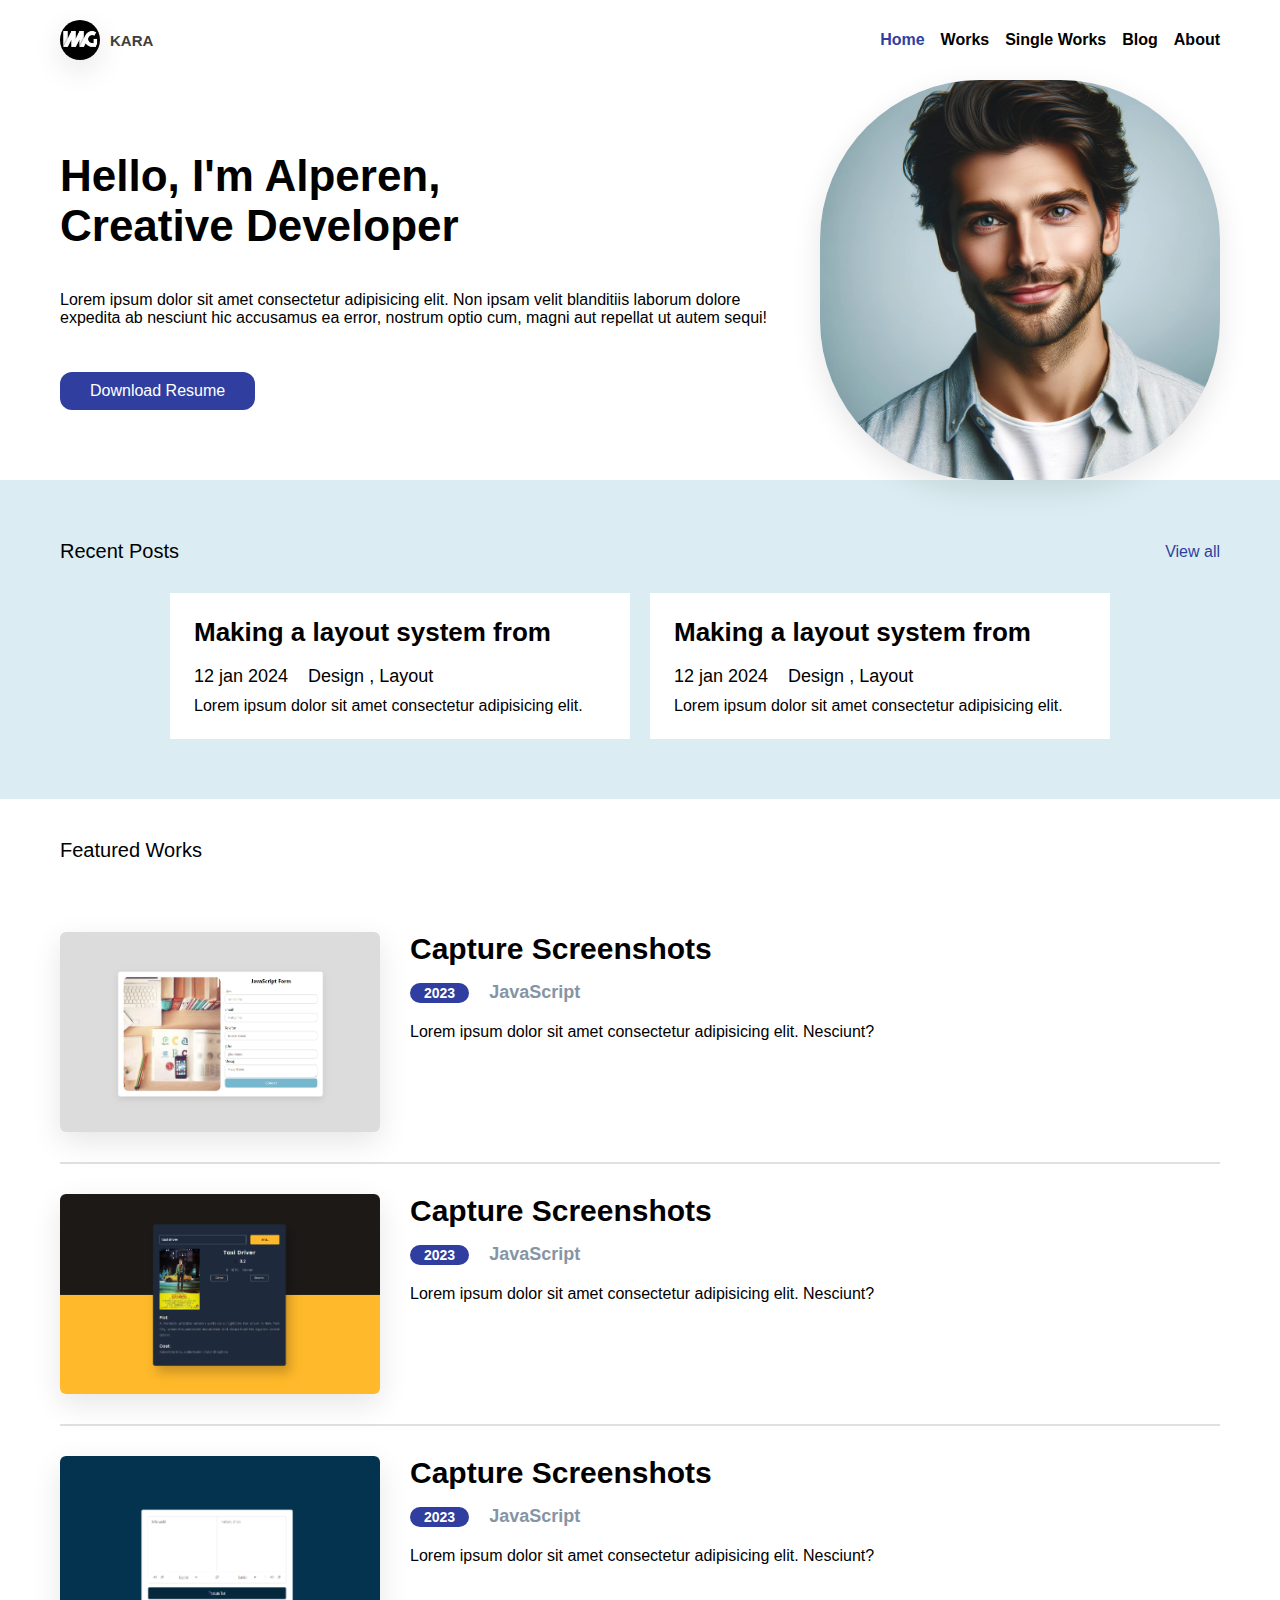
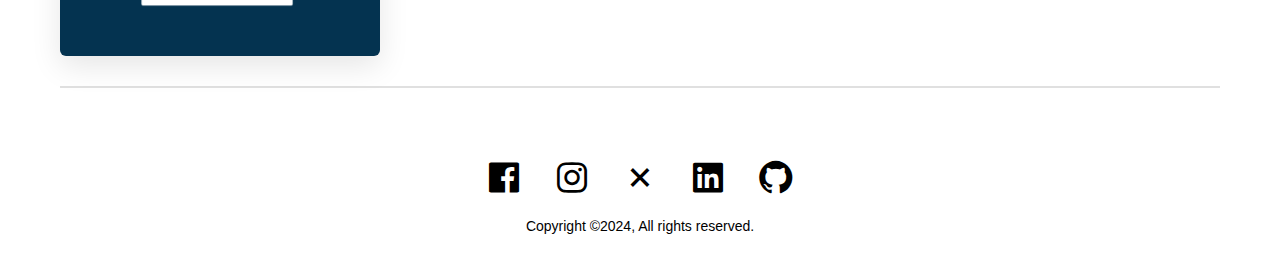
<file: index.html>
<!DOCTYPE html>
<html lang="en">
<head>
    <meta charset="UTF-8">
    <meta name="viewport" content="width=device-width, initial-scale=1.0">
    <link href='https://unpkg.com/boxicons@2.1.4/css/boxicons.min.css' rel='stylesheet'>
    <link rel="stylesheet" href="style.css">
    <title>Portfolio Website</title>
</head>
<body>
    


    <nav>
        <div class="logo">
            <img src="img/logo.jpg">
            <a href="#">KARA</a>
        </div>
        <div class="nav-links">
            <a class="selected" href="index.html">Home</a>
            <a href="works.html">Works</a>
            <a href="single-work.html">Single Works</a>
            <a href="blog.html">Blog</a>
            <a href="about.html">About</a>
        </div>
    </nav>

    <div class="main">
        <div class="info">
            <h1>Hello, I'm Alperen, <br>Creative Developer</h1>
            <p>Lorem ipsum dolor sit amet consectetur adipisicing elit. Non ipsam velit blanditiis laborum dolore expedita ab nesciunt hic accusamus ea error, nostrum optio cum, magni aut repellat ut autem sequi!</p>
            <button>Download Resume</button>
        </div>
        <img src="img/profile-2.png" >
    </div>

    <div class="recent">
        <div class="header">
            <h4>Recent Posts</h4>
            <a href="blog.html">View all</a>
        </div>
        <div class="posts">
            <div class="posts-item">
                <h3>Making a layout system from </h3>
                <div class="info">
                    <h5>12 jan 2024</h5>
                    <h5></h5>
                    <h5>Design , Layout</h5>
                </div>
                <p>Lorem ipsum dolor sit amet consectetur adipisicing elit.</p>
            </div>
            <div class="posts-item">
                <h3>Making a layout system from </h3>
                <div class="info">
                    <h5>12 jan 2024</h5>
                    <h5></h5>
                    <h5>Design , Layout</h5>
                </div>
                <p>Lorem ipsum dolor sit amet consectetur adipisicing elit.</p>
            </div>
        </div>
    </div>

    <div class="separator">
        <h4>Featured Works</h4>
    </div>

    <div class="featured">
        <div class="item">
            <img src="img/img1.PNG">
            <div class="details">
                <h3>Capture Screenshots</h3>
                <div class="item-info">
                    <div class="year-badge">2023</div>
                    <h4>JavaScript</h4>
                </div>
                <p>Lorem ipsum dolor sit amet consectetur adipisicing elit. Nesciunt?</p>
            </div>
        </div>
        <div class="item">
            <img src="img/img2.PNG">
            <div class="details">
                <h3>Capture Screenshots</h3>
                <div class="item-info">
                    <div class="year-badge">2023</div>
                    <h4>JavaScript</h4>
                </div>
                <p>Lorem ipsum dolor sit amet consectetur adipisicing elit. Nesciunt?</p>
            </div>
        </div>
        <div class="item">
            <img src="img/img3.PNG">
            <div class="details">
                <h3>Capture Screenshots</h3>
                <div class="item-info">
                    <div class="year-badge">2023</div>
                    <h4>JavaScript</h4>
                </div>
                <p>Lorem ipsum dolor sit amet consectetur adipisicing elit. Nesciunt?</p>
            </div>
        </div>
    </div>

    <footer>
        <div class="socials">
            <i class='bx bxl-facebook-square'></i>
            <i class='bx bxl-instagram'></i>
            <i class='bx bx-x'></i>
            <i class='bx bxl-linkedin-square'></i>
            <i class='bx bxl-github'></i>
        </div>
        <p>Copyright ©2024, All rights reserved.</p>
    </footer>

</body>
</html>
</file>
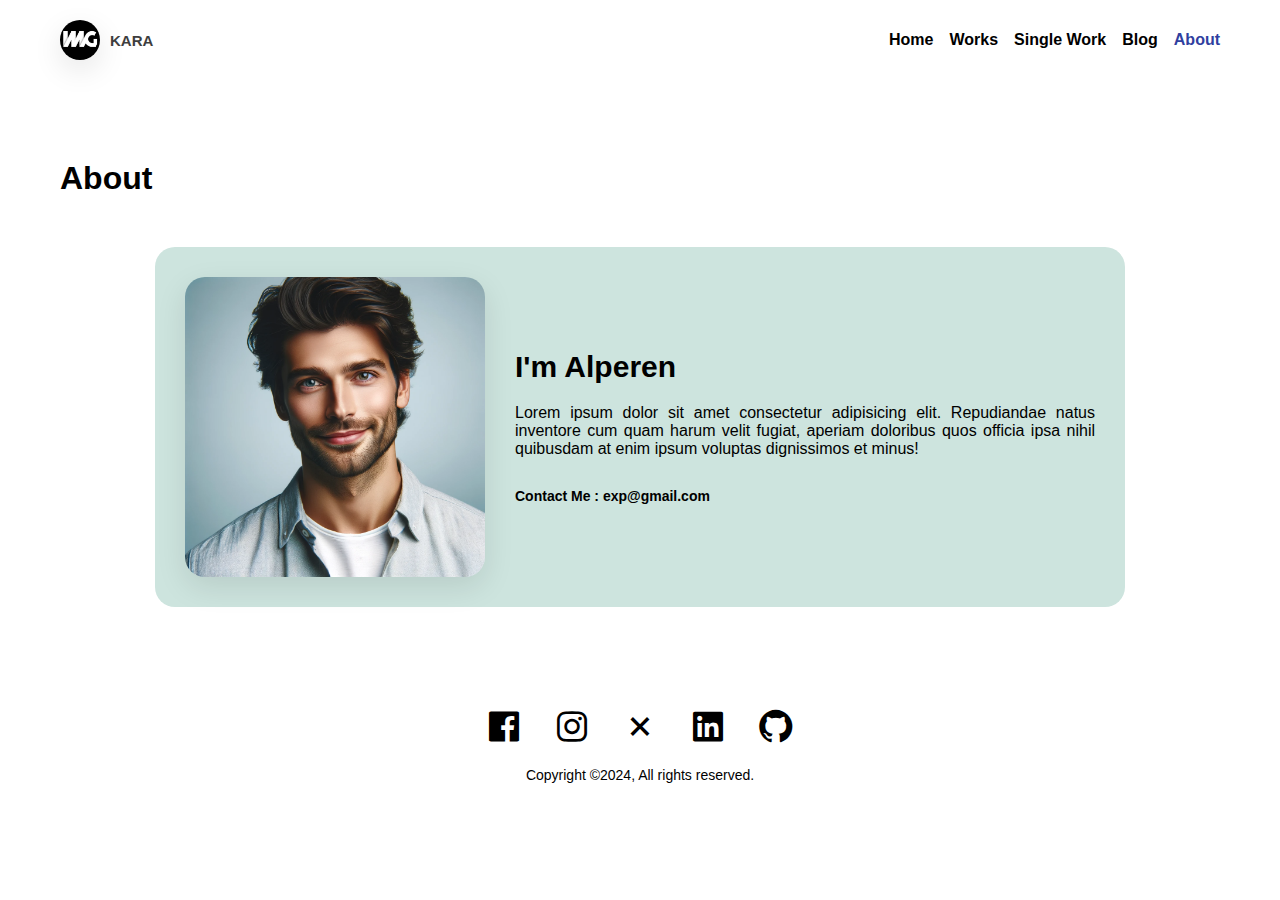
<file: about.html>
<!DOCTYPE html>
<html lang="en">

<head>
    <meta charset="UTF-8">
    <meta name="viewport" content="width=device-width, initial-scale=1.0">
    <link href='https://unpkg.com/boxicons@2.1.4/css/boxicons.min.css' rel='stylesheet'>
    <link rel="stylesheet" href="style.css">
    <title>About Page</title>
</head>

<body>

    <nav>
        <div class="logo">
            <img src="img/logo.jpg">
            <a href="#">KARA</a>
        </div>
        <div class="nav-links">
            <a href="index.html">Home</a>
            <a href="works.html">Works</a>
            <a href="single-work.html">Single Work</a>
            <a href="blog.html">Blog</a>
            <a class="selected" href="about.html">About</a>
        </div>
    </nav>

    <h1 class="page-title">About</h1>

    <div class="content">
        <div class="container">
            <img src="img/profile-2.png">
            <div class="about">
                <h2>I'm Alperen</h2>
                <p>Lorem ipsum dolor sit amet consectetur adipisicing elit. Repudiandae natus inventore cum quam harum
                    velit fugiat, aperiam doloribus quos officia ipsa nihil quibusdam at enim ipsum voluptas dignissimos
                    et minus!</p>
                <p class="email">Contact Me : exp@gmail.com </p>
            </div>
        </div>
    </div>

    <footer>
        <div class="socials">
            <i class='bx bxl-facebook-square'></i>
            <i class='bx bxl-instagram'></i>
            <i class='bx bx-x'></i>
            <i class='bx bxl-linkedin-square'></i>
            <i class='bx bxl-github'></i>
        </div>
        <p>Copyright ©2024, All rights reserved.</p>
    </footer>

</body>

</html>
</file>
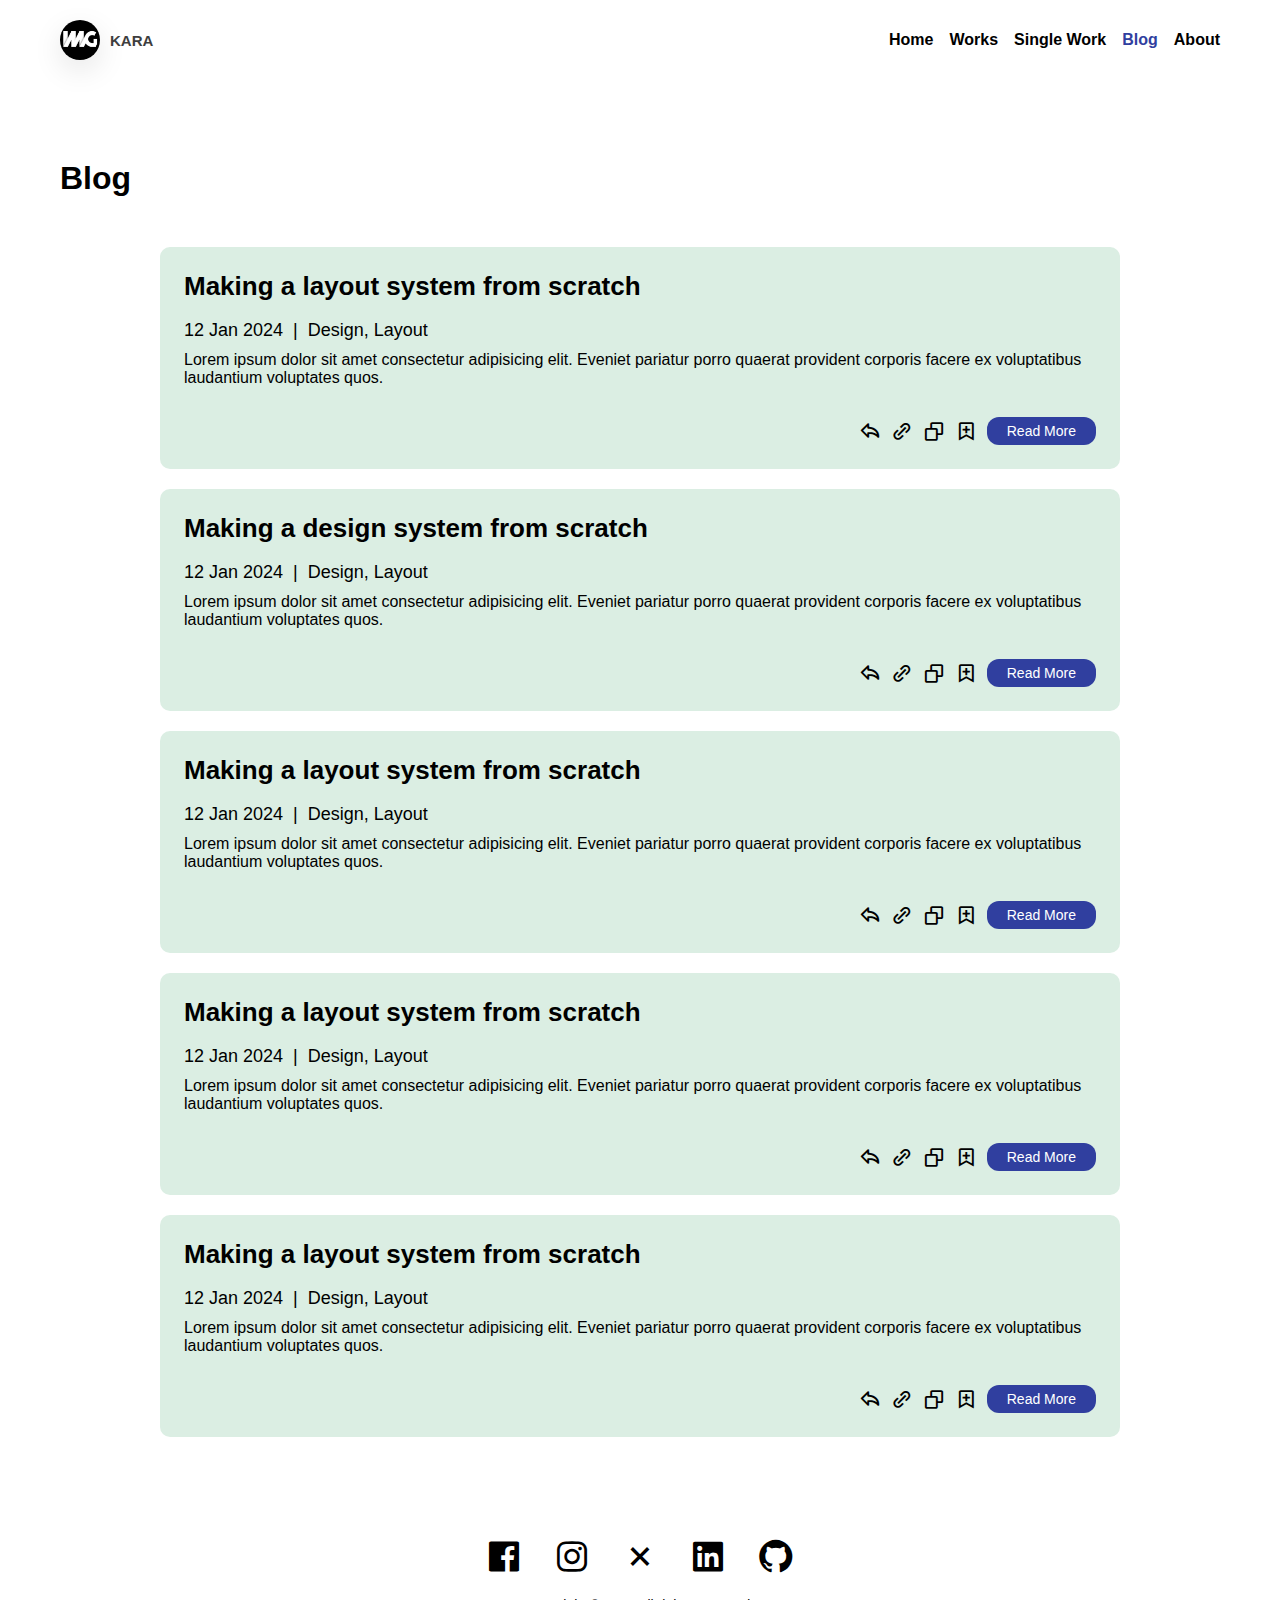
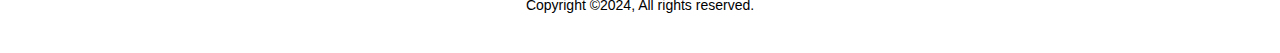
<file: blog.html>
<!DOCTYPE html>
<html lang="en">

<head>
    <meta charset="UTF-8">
    <meta name="viewport" content="width=device-width, initial-scale=1.0">
    <link href='https://unpkg.com/boxicons@2.1.4/css/boxicons.min.css' rel='stylesheet'>
    <link rel="stylesheet" href="style.css">
    <title>Blog Page | AsmrProg</title>
</head>

<body>

    <nav>
        <div class="logo">
            <img src="img/logo.jpg">
            <a href="#">KARA</a>
        </div>
        <div class="nav-links">
            <a href="index.html">Home</a>
            <a href="works.html">Works</a>
            <a href="single-work.html">Single Work</a>
            <a class="selected" href="blog.html">Blog</a>
            <a href="about.html">About</a>
        </div>
    </nav>


    <h1 class="page-title">Blog</h1>

    <div class="content">
        <div class="post-list">
            <div class="post-item">
                <h3>Making a layout system from scratch</h3>
                <div class="info">
                    <h5>12 Jan 2024</h5>
                    <h5>|</h5>
                    <h5>Design, Layout</h5>
                </div>
                <p>Lorem ipsum dolor sit amet consectetur adipisicing elit. Eveniet pariatur porro quaerat provident
                    corporis facere ex voluptatibus laudantium voluptates quos.</p>

                <div class="buttons">
                    <i class='bx bx-share'></i>
                    <i class='bx bx-link-alt'></i>
                    <i class='bx bx-copy'></i>
                    <i class='bx bx-bookmark-plus'></i>
                    <button>Read More</button>
                </div>

            </div>
            <div class="post-item">
                <h3>Making a design system from scratch</h3>
                <div class="info">
                    <h5>12 Jan 2024</h5>
                    <h5>|</h5>
                    <h5>Design, Layout</h5>
                </div>
                <p>Lorem ipsum dolor sit amet consectetur adipisicing elit. Eveniet pariatur porro quaerat provident
                    corporis facere ex voluptatibus laudantium voluptates quos.</p>
                <div class="buttons">
                    <i class='bx bx-share'></i>
                    <i class='bx bx-link-alt'></i>
                    <i class='bx bx-copy'></i>
                    <i class='bx bx-bookmark-plus'></i>
                    <button>Read More</button>
                </div>
            </div>

            <div class="post-item">
                <h3>Making a layout system from scratch</h3>
                <div class="info">
                    <h5>12 Jan 2024</h5>
                    <h5>|</h5>
                    <h5>Design, Layout</h5>
                </div>
                <p>Lorem ipsum dolor sit amet consectetur adipisicing elit. Eveniet pariatur porro quaerat provident
                    corporis facere ex voluptatibus laudantium voluptates quos.</p>
                <div class="buttons">
                    <i class='bx bx-share'></i>
                    <i class='bx bx-link-alt'></i>
                    <i class='bx bx-copy'></i>
                    <i class='bx bx-bookmark-plus'></i>
                    <button>Read More</button>
                </div>
            </div>

            <div class="post-item">
                <h3>Making a layout system from scratch</h3>
                <div class="info">
                    <h5>12 Jan 2024</h5>
                    <h5>|</h5>
                    <h5>Design, Layout</h5>
                </div>
                <p>Lorem ipsum dolor sit amet consectetur adipisicing elit. Eveniet pariatur porro quaerat provident
                    corporis facere ex voluptatibus laudantium voluptates quos.</p>
                <div class="buttons">
                    <i class='bx bx-share'></i>
                    <i class='bx bx-link-alt'></i>
                    <i class='bx bx-copy'></i>
                    <i class='bx bx-bookmark-plus'></i>
                    <button>Read More</button>
                </div>
            </div>

            <div class="post-item">
                <h3>Making a layout system from scratch</h3>
                <div class="info">
                    <h5>12 Jan 2024</h5>
                    <h5>|</h5>
                    <h5>Design, Layout</h5>
                </div>
                <p>Lorem ipsum dolor sit amet consectetur adipisicing elit. Eveniet pariatur porro quaerat provident
                    corporis facere ex voluptatibus laudantium voluptates quos.</p>
                <div class="buttons">
                    <i class='bx bx-share'></i>
                    <i class='bx bx-link-alt'></i>
                    <i class='bx bx-copy'></i>
                    <i class='bx bx-bookmark-plus'></i>
                    <button>Read More</button>
                </div>
            </div>

        </div>
    </div>


    <footer>
        <div class="socials">
            <i class='bx bxl-facebook-square'></i>
            <i class='bx bxl-instagram'></i>
            <i class='bx bx-x'></i>
            <i class='bx bxl-linkedin-square'></i>
            <i class='bx bxl-github'></i>
        </div>
        <p>Copyright ©2024, All rights reserved.</p>
    </footer>


</body>

</html>
</file>
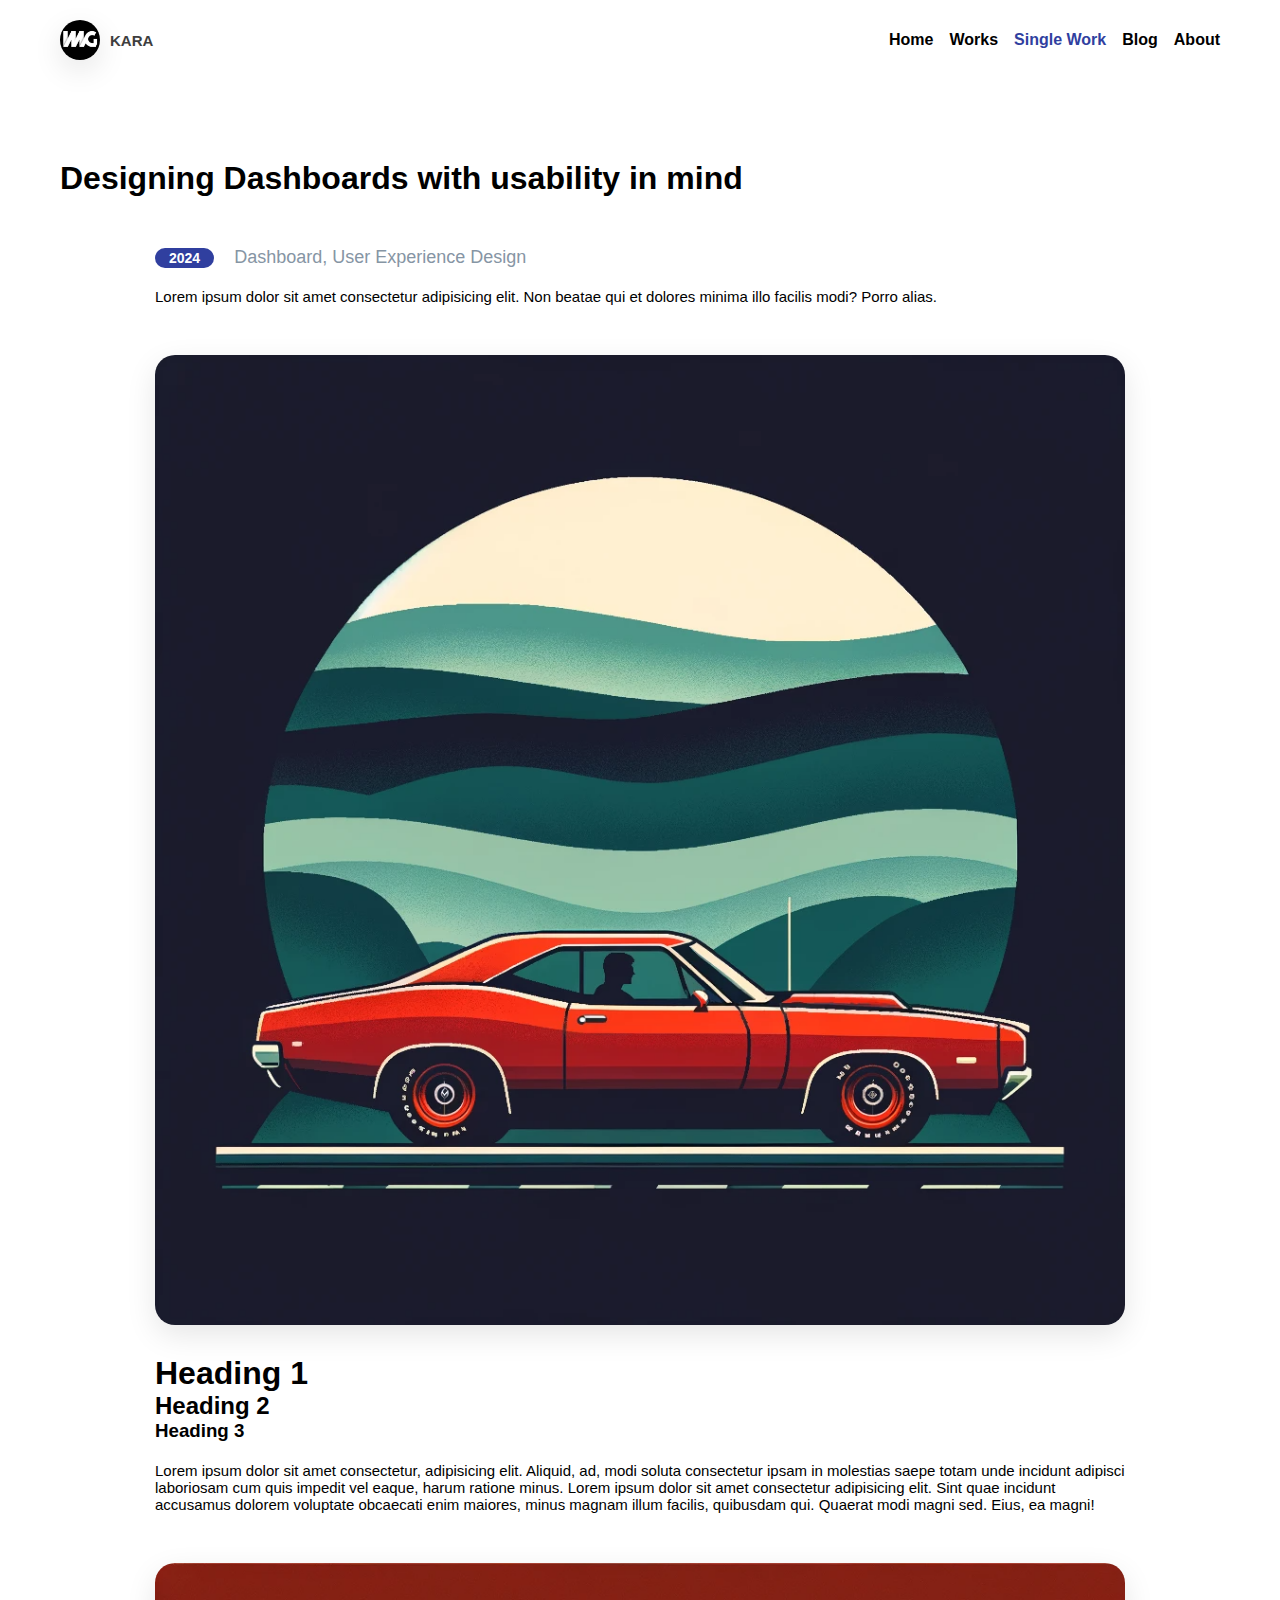
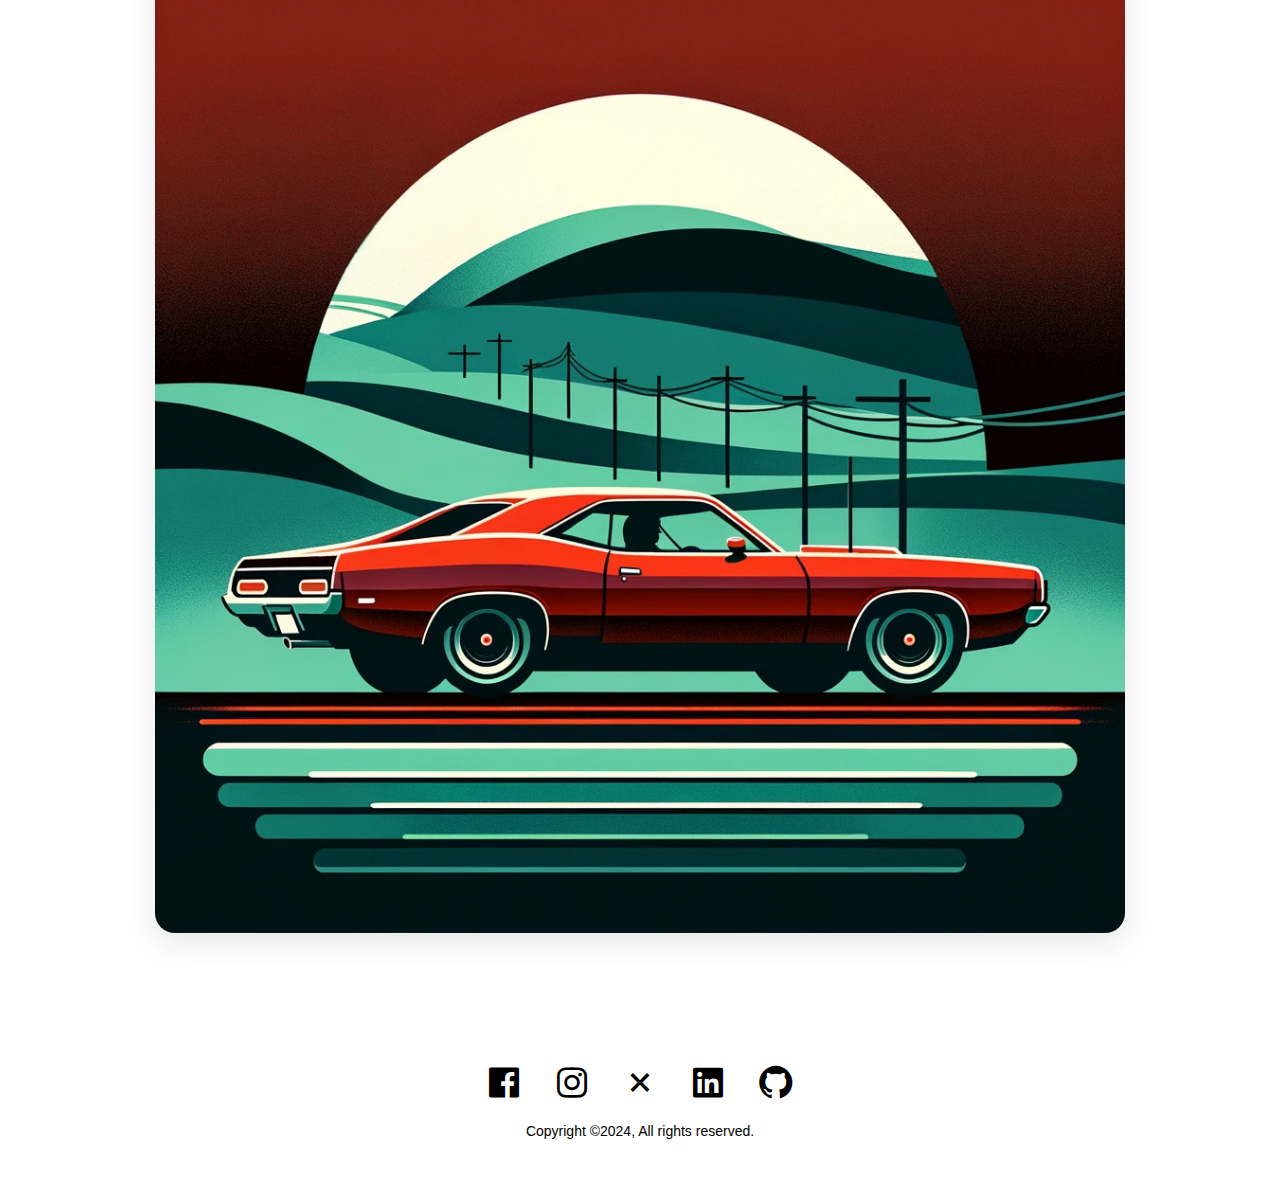
<file: single-work.html>
<!DOCTYPE html>
<html lang="en">

<head>
    <meta charset="UTF-8">
    <meta name="viewport" content="width=device-width, initial-scale=1.0">
    <link href='https://unpkg.com/boxicons@2.1.4/css/boxicons.min.css' rel='stylesheet'>
    <link rel="stylesheet" href="style.css">
    <title>Single Work Page | AsmrProg</title>
</head>

<body>

    <nav>
        <div class="logo">
            <img src="img/logo.jpg">
            <a href="#">KARA</a>
        </div>
        <div class="nav-links">
            <a href="index.html">Home</a>
            <a href="works.html">Works</a>
            <a class="selected" href="single-work.html">Single Work</a>
            <a href="blog.html">Blog</a>
            <a href="about.html">About</a>
        </div>
    </nav>

    <h1 class="page-title">Designing Dashboards with usability in mind</h1>


    <div class="content">
        <div class="work-info">
            <div class="year-badge">2024</div>
            <div class="category">
                <p>Dashboard, User Experience Design</p>
            </div>
        </div>

        <p>Lorem ipsum dolor sit amet consectetur adipisicing elit. Non beatae qui et dolores minima illo facilis modi?
            Porro alias.</p>

        <img src="img/single-post-1.png">

        <h1>Heading 1</h1>
        <h2>Heading 2</h2>
        <h3>Heading 3</h3>

        <p>Lorem ipsum dolor sit amet consectetur, adipisicing elit. Aliquid, ad, modi soluta consectetur ipsam in
            molestias saepe totam unde incidunt adipisci laboriosam cum quis impedit vel eaque, harum ratione minus.
            Lorem ipsum dolor sit amet consectetur adipisicing elit. Sint quae incidunt accusamus dolorem voluptate
            obcaecati enim maiores, minus magnam illum facilis, quibusdam qui. Quaerat modi magni sed. Eius, ea magni!
        </p>

        <img src="img/single-post-2.png">

    </div>


    <footer>
        <div class="socials">
            <i class='bx bxl-facebook-square'></i>
            <i class='bx bxl-instagram'></i>
            <i class='bx bx-x'></i>
            <i class='bx bxl-linkedin-square'></i>
            <i class='bx bxl-github'></i>
        </div>
        <p>Copyright ©2024, All rights reserved.</p>
    </footer>


</body>

</html>
</file>
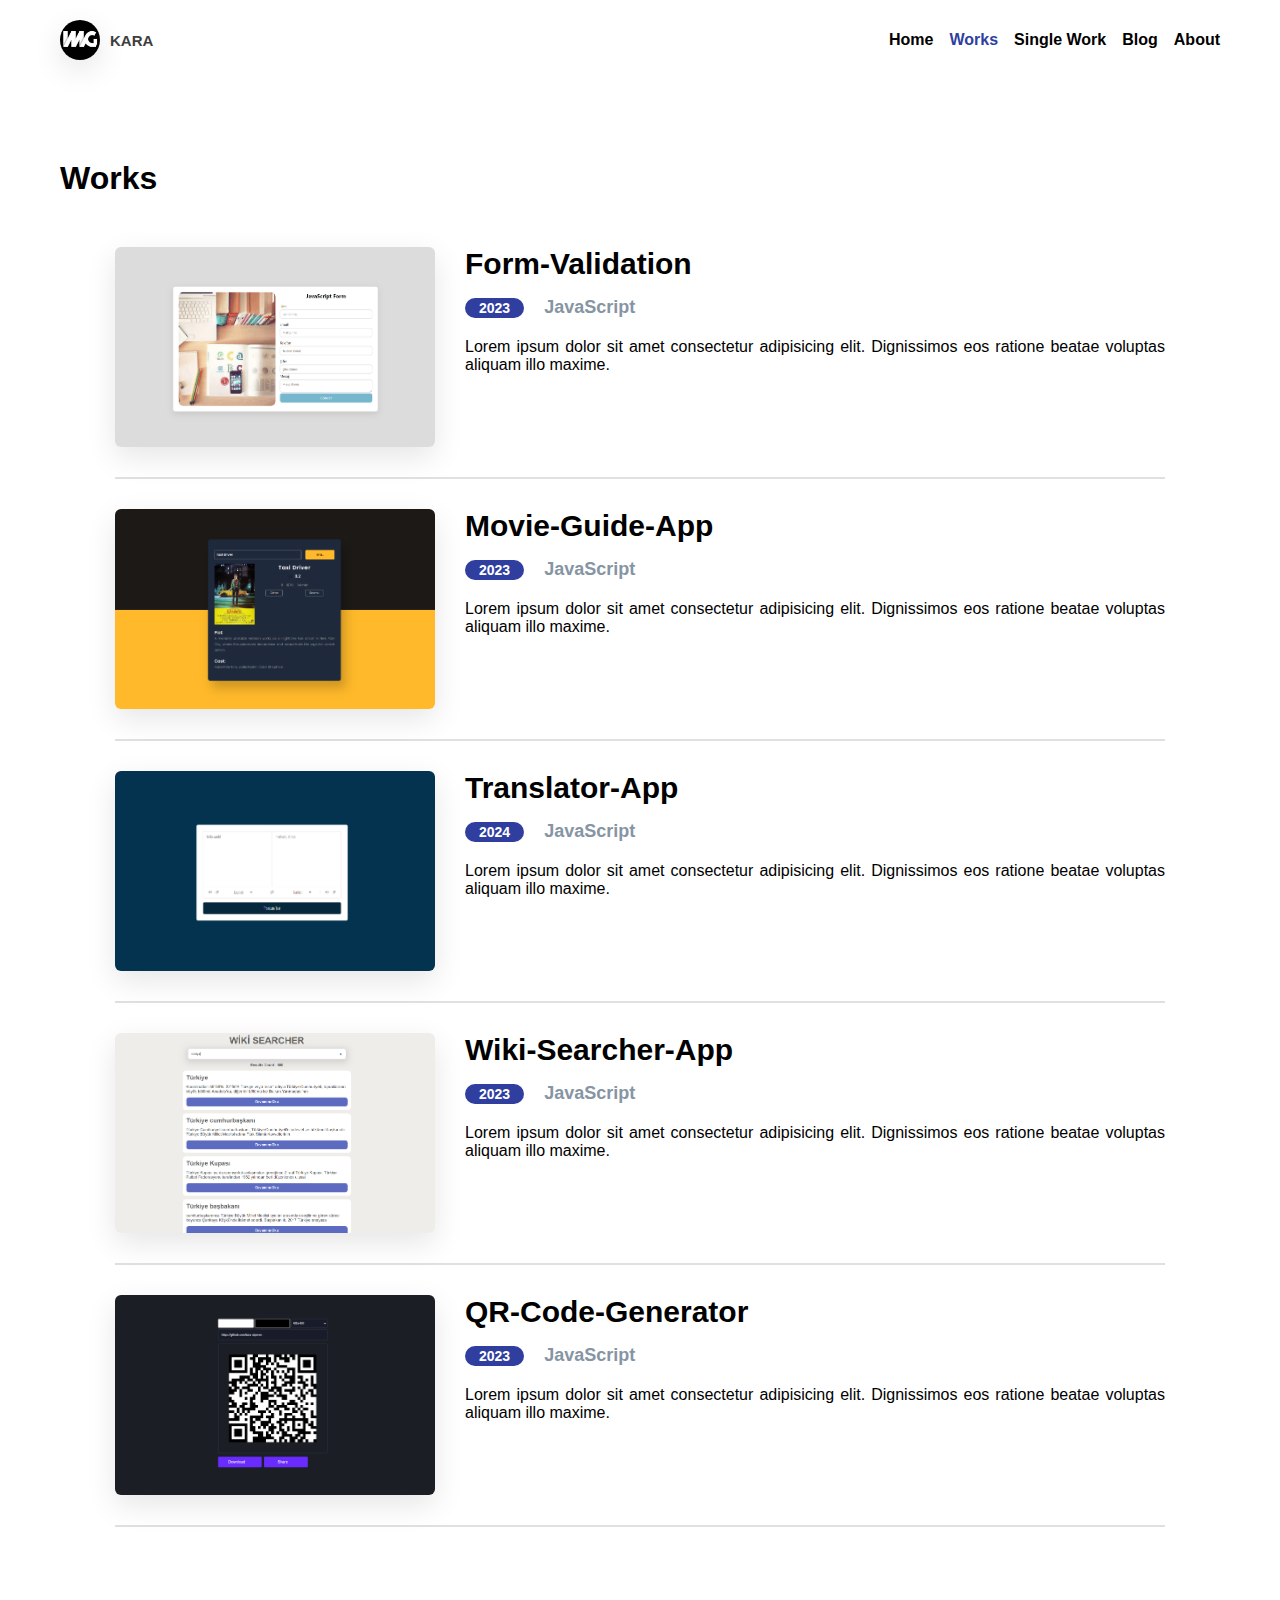
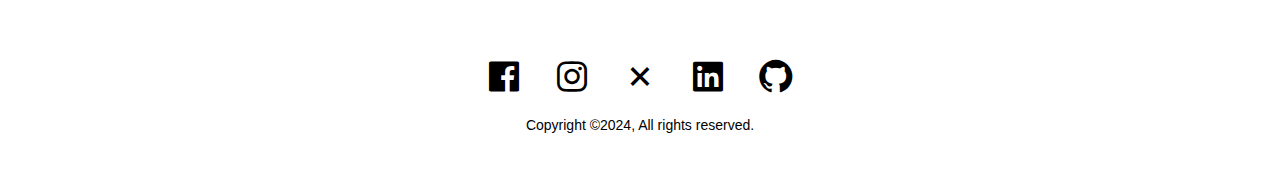
<file: works.html>
<!DOCTYPE html>
<html lang="en">

<head>
    <meta charset="UTF-8">
    <meta name="viewport" content="width=device-width, initial-scale=1.0">
    <link href='https://unpkg.com/boxicons@2.1.4/css/boxicons.min.css' rel='stylesheet'>
    <link rel="stylesheet" href="style.css">
    <title>Works Page | AsmrProg</title>
</head>

<body>

    <nav>
        <div class="logo">
            <img src="img/logo.jpg">
            <a href="#">KARA</a>
        </div>
        <div class="nav-links">
            <a href="index.html">Home</a>
            <a class="selected" href="works.html">Works</a>
            <a href="single-work.html">Single Work</a>
            <a href="blog.html">Blog</a>
            <a href="about.html">About</a>
        </div>
    </nav>

    <h1 class="page-title">Works</h1>

    <div class="content">
        <div class="works-list">
            <div class="item">
                <img src="img/img1.PNG">
                <div class="details">
                    <h3>Form-Validation</h3>
                    <div class="item-info">
                        <div class="year-badge">2023</div>
                        <h4>JavaScript</h4>
                    </div>
                    <p>Lorem ipsum dolor sit amet consectetur adipisicing elit. Dignissimos eos ratione beatae voluptas
                        aliquam illo maxime.</p>
                </div>
            </div>
            <div class="item">
                <img src="img/img2.PNG">
                <div class="details">
                    <h3>Movie-Guide-App</h3>
                    <div class="item-info">
                        <div class="year-badge">2023</div>
                        <h4>JavaScript</h4>
                    </div>
                    <p>Lorem ipsum dolor sit amet consectetur adipisicing elit. Dignissimos eos ratione beatae voluptas
                        aliquam illo maxime.</p>
                </div>
            </div>
            <div class="item">
                <img src="img/img3.PNG">
                <div class="details">
                    <h3>Translator-App</h3>
                    <div class="item-info">
                        <div class="year-badge">2024</div>
                        <h4>JavaScript</h4>
                    </div>
                    <p>Lorem ipsum dolor sit amet consectetur adipisicing elit. Dignissimos eos ratione beatae voluptas
                        aliquam illo maxime.</p>
                </div>
            </div>
            <div class="item">
                <img src="img/img4.PNG">
                <div class="details">
                    <h3>Wiki-Searcher-App</h3>
                    <div class="item-info">
                        <div class="year-badge">2023</div>
                        <h4>JavaScript</h4>
                    </div>
                    <p>Lorem ipsum dolor sit amet consectetur adipisicing elit. Dignissimos eos ratione beatae voluptas
                        aliquam illo maxime.</p>
                </div>
            </div>
            <div class="item">
                <img src="img/img5.PNG">
                <div class="details">
                    <h3>QR-Code-Generator</h3>
                    <div class="item-info">
                        <div class="year-badge">2023</div>
                        <h4>JavaScript</h4>
                    </div>
                    <p>Lorem ipsum dolor sit amet consectetur adipisicing elit. Dignissimos eos ratione beatae voluptas
                        aliquam illo maxime.</p>
                </div>
            </div>
        </div>
    </div>

    <footer>
        <div class="socials">
            <i class='bx bxl-facebook-square'></i>
            <i class='bx bxl-instagram'></i>
            <i class='bx bx-x'></i>
            <i class='bx bxl-linkedin-square'></i>
            <i class='bx bxl-github'></i>
        </div>
        <p>Copyright ©2024, All rights reserved.</p>
    </footer>


</body>

</html>
</file>
<file: style.css>
@import url('https://fonts.googleapis.com/css2?family=Montserrat:ital,wght@0,100..900;1,100..900&family=Open+Sans:ital,wght@0,300..800;1,300..800&display=swap');

*{
    margin: 0;
    padding: 0;
    box-sizing: border-box;
    font-family: 'Open' , sans-serif;
}

a{
    text-decoration: none;
    color: #000;
}

img{
    object-fit: cover;
    object-position: top;
    box-shadow: 0 10px 30px rgb(0, 0, 0, 0.1);
}

nav{
    padding: 20px 148px;
    background-color: #fff;
    display: flex;
    align-items: center;
    justify-content: space-between;
    font-weight: 600;
}

nav .logo{
    display: flex;
    align-items: center;
    gap: 10px;
}

nav .logo img{
    width: 40px;
    height: 40px;
    border-radius: 50%;
}

nav .logo a{
    font-size: 15px;
    color: #3e3e3e;
    font-weight: bold ;
}

nav .nav-links{
    display: flex;
    gap: 16px;
}

nav .nav-links a{
    transition: color 0.3s ease;
}

nav .nav-links a:hover,
nav .nav-links a.selected{
    color: #303f9f;
}

.main {
    padding: 0 148px;
    display: flex;
    align-items: center;
    justify-content: space-between;
    gap: 50px;

}

.main .info h1{
    font-size: 44px;
    margin-bottom: 40px;
}

.main .info p{
    font-size: 16px;
    margin-bottom: 45px;
    width: 100%;
}

.main .info button,
.content .post-list .post-item .buttons button{
    padding: 10px 30px;
    background: #303f9f ;
    border: none;
    color: #fff;
    font-size: 16px;
    border-radius: 12px;
    transition: background 0.3s ease;
}

.main .info button:hover,
.content .post-list .post-item .buttons button:hover{
    background: #1a237e;
}

.main img{
    width: 400px;
    height: 400px;
    border-radius: 160px;
}

.recent{
    padding: 60px 148px;
    background-color: #dbedf2;  
}

.recent .header{
    display: flex;
    align-items: center;
    justify-content: space-between;
    margin-bottom: 30px;
}

.recent .header h4,
.separator h4{
    font-size: 20px;
    font-weight: 400;
}

.recent .header a{
    color: #303f9f;
}

.recent .posts{
    display: flex;
    justify-content: center;
    gap: 20px;
}

.recent .posts .posts-item{
    background-color: #fff;
    padding: 24px;
    width: 460px;
}

.recent .posts .posts-item h3,
.content .post-list .post-item h3{
    font-size: 26px;
    margin-bottom: 18px;
}

.recent .posts .posts-item .info,
.content .post-list .post-item .info{
    display: flex;
    gap: 10px;
    margin-bottom: 10px;
}

.recent .posts .posts-item .info h5,
.content .post-list .post-item h5{
    font-size: 18px;
    font-weight: 400;
}

.recent .posts .posts-item p{
    width: 400px;
}

.separator{
    padding: 40px 148px 0;
}

.separator h4{
    margin-bottom: 30px;
}

.featured .item,
.works-list .item{
    display: flex;
    gap: 30px;
    margin-bottom: 30px;
    padding-bottom: 30px;
    border-bottom: 2px solid #e0e0e0;
}

.featured .item img,
.works-list .item img{
    width: 320px;
    height: 200px;
    border-radius: 6px;
}

.featured .item .details h3,
.works-list .item h3{
    font-size: 30px;
    margin-bottom: 16px;
}

.featured .item .details .item-info,
.works-list .item .details .item-info{
    display: flex;
    align-items: center;
    gap: 20px;
    margin-bottom: 20px;
}

.featured .item .details .item-info .year-badge,
.works-list .item .details .item-info .year-badge,
.content .work-info .year-badge{
    background-color: #303f9f;
    padding: 2px 14px;
    color: #fff;
    border-radius: 16px;
    font-size: 14px;
    font-weight: bold;
}

.featured .item .details .item-info h4,
.works-list .item .details .item-info h4{
    color: #8695a4;
    font-size: 18px;
}

.featured .item .details p,
.works-list .item .details p{
    width: 700px;
    text-align: justify;
}

footer{
    padding: 40px 0;
    display: flex;
    flex-direction: column;
    align-items: center;
}

footer .socials{
    display: flex;
    align-items: center;
    gap: 28px;
    margin-bottom: 20px;
}

footer .socials i{
    font-size: 40px;
    cursor: pointer;
    transition: color 0.3s ease;
}

footer .socials i:hover{
    color: #303f9f;
}

footer p{
    font-size: 14px;
}

.page-title{
    padding: 80px 234px 20px;
    width: 100%;
}

.content{
    padding: 30px 148px 60px;
    display: flex;
    flex-direction: column;
    align-items: center;
}

.content .work-info{
    display: flex;
    align-items: center;
    justify-content: flex-start;
    gap: 20px;
    width: 970px;
}

.content .work-info .category{
    color: #8695a4;
    font-size: 18px;
}

.content>p{
    width: 970px;
    font-size: 15px;
    margin: 20px 0;
}

.content>img{
    width: 970px;
    margin: 30px 0;
    border-radius: 20px;
}

.content>h1,
.content>h2,
.content>h3{
    width: 970px;
}

.content .post-list{
    display: flex;
    flex-direction: column;
    gap: 20px;
}

.content .post-list .post-item{
    background-color: #dbeee3;
    padding: 24px;
    width: 960px;
    border-radius: 10px;
}

.content .post-list .post-item .buttons{
    margin-top: 30px;
    display: flex;
    align-items: center;
    justify-content: flex-end;
    gap: 10px;
}

.content .post-list .post-item .buttons button{
    font-size: 14px;
    padding: 6px 20px;
}

.content .post-list .post-item .buttons i{
    font-size: 22px;
    cursor: pointer;
    transition: color 0.3s ease;
}

.content .post-list .post-item .buttons i:hover{
    color: #717ed4;
}

.content .container{
    background-color: #cde4de;
    padding: 30px;
    display: flex;  
    align-items: center;
    gap: 30px;
    width: 970px;
    border-radius: 20px;
}

.content .container img{
    width: 300px;
    height: 300px;
    border-radius: 20px;
}

.content .container h2{
    margin-bottom: 20px;
    font-size: 30px;
}

.content .container .about>p{
    text-align: justify;
}

.content .container .about .email{
    font-weight: bold;
    margin-top: 30px;
    font-size: 14px;
}

@media screen and (max-width: 1400px) {
    
    nav{
        padding: 20px 60px;
    }

    .main{
        padding: 0 60px;
    }

    .recent{
        padding: 60px;
    }

    .featured,
    .separator{
        padding: 40px 60px 0;
    }

    .page-title{
        padding: 80px 60px 20px;
    }

}

@media screen and (max-width: 1200px) {
    
    nav{
        padding: 20px 40px;
    }

    .main{
        padding: 0 40px;
    }

    .main img{
        width: 340px;
        height: 340px;
    }

    .recent{
        padding: 40px;
    }

    .featured,
    .separator{
        padding: 40px 40px 0;
    }

    .featured .item .details p,
    .works-list .item .details p{
        width: 100%;
    }

    .page-title{
        padding: 80px 40px 20px;
    }

    .content .work-info,
    .content>p,
    .content>img,
    .content>h1,
    .content>h2,
    .content>h3,
    .content .post-list .post-item,
    .content .container{
        width: 100%;
    }

    .content .container img{
        width: 250px;
        height: 250px;
    }

    .content .container h2{
        font-size: 24px;
        margin-bottom: 10px;
    }

    .content .container .about>p{
        font-size: 14px;
    }

}

@media screen and (max-width: 992px) {
    
    nav{
        padding: 20px;
    }

    .main{
        padding: 0 20px;
    }

    .main img{
        width: 300px;
        height: 300px;
    }

    .main .info h1{
        font-size: 34px;
    }

    .main .info p{
        font-size: 15px;
    }

    .main .info button{
        font-size: 15px;
        padding: 8px 22px;
    }

    .recent{
        padding: 40px 20px;
    }

    .recent .posts .post-item{
        width: 100%;
    }

    .recent .posts .post-item h3,
    .content .post-list .post-item h3{
        font-size: 20px;
    }

    .recent .posts .post-item .info h5,
    .content .post-list .post-item .info h5{
        font-size: 14px;
    }

    .recent .posts .post-item p{
        width: 100%;
        font-size: 14px;
    }

    .featured,
    .separator{
        padding: 40px 20px 0;
    }

    .featured .item,
    .works-list .item{
        flex-direction: column;
        padding: 0 20px 30px;
    }

    .featured .item img,
    .works-list .item img{
        width: 100%;
        height: auto;
    }

    .featured .item .details h3,
    .works-list .details .item h3{
        font-size: 24px;
        margin-bottom: 12px;
    }

    .featured .item .details .item-info .year-badge,
    .works-list .item .details .item-info .year-badge{
        font-size: 12px;
    }

    .featured .item .details .item-info h4,
    .works-list .item .details .item-info h4{
        font-size: 15px;
    }

    .featured .item .details p,
    .works-list .item .details p{
        font-size: 14px;
    }

    .content{
        padding: 30px 20px 60px;
    }

    .content .container h2{
        font-size: 20px;
    }

    .content .container .about>p{
        font-size: 13px;
    }

}

@media screen and (max-width: 768px) {
    
    nav{
        justify-content: center;
    }

    nav .logo{
        display: none;
    }

    .main{
        flex-direction: column;
        justify-content: space-around;
        margin: 40px 0;
        height: auto;
    }

    .main .info h1{
        font-size: 30px;
        margin-bottom: 16px;
    }

    .main .info p{
        margin-bottom: 16px;
    }

    .main .info button{
        padding: 6px 20px;
        font-size: 13px;
    }

    .main img{
        margin-top: 20px;
        width: 100%;
        height: auto;
        border-radius: 50px;
    }

    .recent .posts,
    .content .container{
        flex-direction: column;
    }

    .content .container img{
        width: 100%;
        height: auto;
    }

}
</file>
